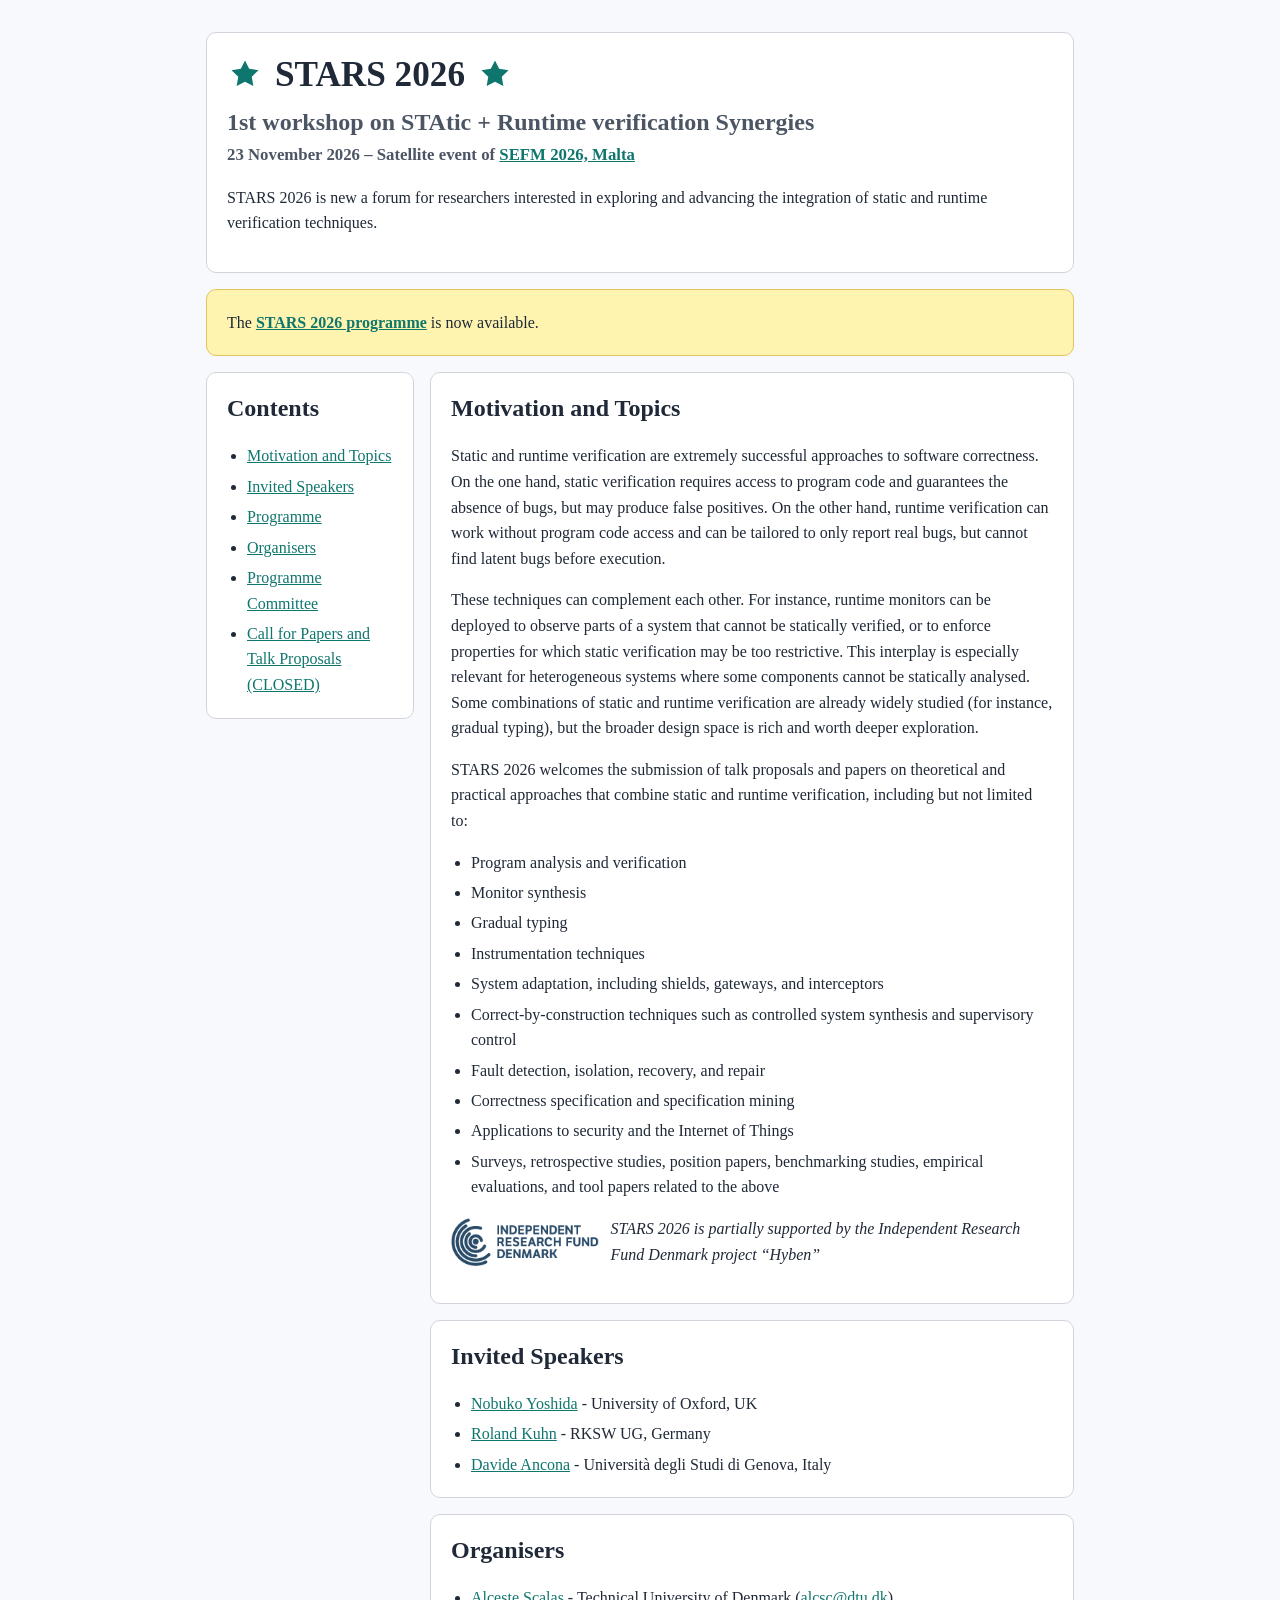
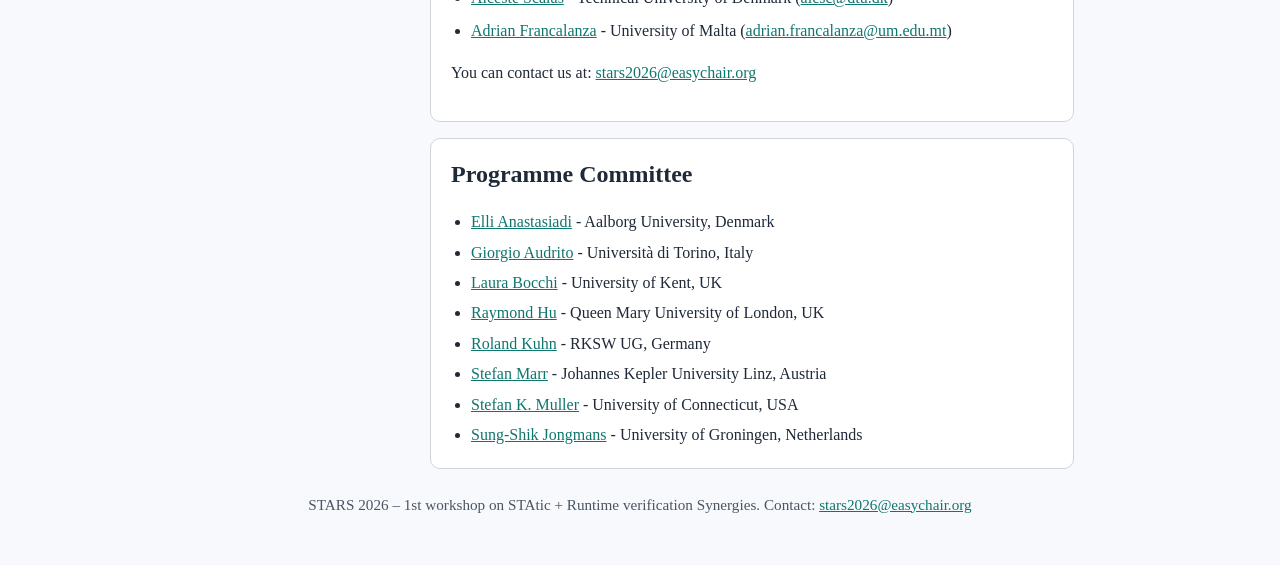
<file: index.html>
<!doctype html>
<html lang="en">
  <head>
    <meta charset="utf-8">
    <meta name="viewport" content="width=device-width, initial-scale=1">
    <link rel="icon" href="favicon.svg" type="image/svg+xml">
    <link rel="alternate icon" href="favicon.ico" type="image/x-icon">
    <link rel="stylesheet" href="style.css">
    <title>STARS Workshop</title>
  </head>
  <body>
    <main class="container">
      <header>
        <div class="title-row">
          <img class="title-icon" src="favicon.svg" alt="STARS logo">
          <h1>STARS 2026</h1>
          <img class="title-icon" src="favicon.svg" alt="STARS logo">
        </div>
        <p class="subtitle">1st workshop on STAtic + Runtime verification Synergies</p>
        <p class="date">23 November 2026 &ndash; Satellite event of
            <a href="https://sefm-conference.github.io/2026/">SEFM 2026, Malta</a></p>
        <p>
          STARS 2026 is new a forum for researchers interested in exploring and
          advancing the integration of static and runtime verification
          techniques.
        </p>
      </header>

      <section class="news-section" aria-labelledby="news">
        The <strong><a href="programme.html">STARS 2026 programme</a></strong> is now available.
      </section>

      <nav class="table-of-contents" aria-label="Table of contents">
        <h2>Contents</h2>
        <ul>
          <li><a href="#motivation-topics-title">Motivation and Topics</a></li>
          <li><a href="#invited-title">Invited Speakers</a></li>
          <li><a href="programme.html">Programme</a></li>
          <li><a href="#organisers-title">Organisers</a></li>
          <li><a href="#programme-committee-title">Programme Committee</a></li>
          <li><a href="cfp.html">Call for Papers and Talk Proposals (CLOSED)</a></li>
        </ul>
      </nav>

      <section aria-labelledby="motivation-topics-title">
        <h2 id="motivation-topics-title">Motivation and Topics</h2>
        <p>
          Static and runtime verification are extremely successful approaches to
          software correctness. On the one hand, static verification requires
          access to program code and guarantees the absence of bugs, but may
          produce false positives. On the other hand, runtime verification can
          work without program code access and can be tailored to only report
          real bugs, but cannot find latent bugs before execution.
        </p>
        <p>
          These techniques can complement each other. For instance, runtime
          monitors can be deployed to observe parts of a system that cannot be
          statically verified, or to enforce properties for which static
          verification may be too restrictive. This interplay is especially
          relevant for heterogeneous systems where some components cannot be
          statically analysed. Some combinations of static and runtime
          verification are already widely studied (for instance, gradual
          typing), but the broader design space is rich and worth deeper
          exploration.
        </p>
        <p>
          STARS 2026 welcomes the submission of talk proposals and papers on
          theoretical and practical approaches that combine static and runtime
          verification, including but not limited to:
        </p>
        <ul>
          <li>Program analysis and verification</li>
          <li>Monitor synthesis</li>
          <li>Gradual typing</li>
          <li>Instrumentation techniques</li>
          <li>System adaptation, including shields, gateways, and interceptors</li>
          <li>
            Correct-by-construction techniques such as controlled system synthesis
            and supervisory control
          </li>
          <li>Fault detection, isolation, recovery, and repair</li>
          <li>Correctness specification and specification mining</li>
          <li>Applications to security and the Internet of Things</li>
          <li>
            Surveys, retrospective studies, position papers, benchmarking studies,
            empirical evaluations, and tool papers related to the above
          </li>
        </ul>

        <p class="support-note"><img class="support-logo" src="images/dff.png" alt="Independent Research Fund Denmark">
          <span>STARS 2026 is partially supported by the
          Independent Research Fund Denmark project <em>&ldquo;Hyben&rdquo;</em></span></p>
      </section>

      <section aria-labelledby="invited-title">
        <h2 id="invited-title">Invited Speakers</h2>
        <ul>
          <li><a href="https://www.cs.ox.ac.uk/people/nobuko.yoshida/">Nobuko Yoshida</a> - University of Oxford, UK</li>
          <li><a href="https://rolandkuhn.com/">Roland Kuhn</a> - RKSW UG, Germany</li>
          <li><a href="https://person.dibris.unige.it/ancona-davide/">Davide Ancona</a> - Università degli Studi di Genova, Italy</li>
        </ul>
      </section>

      <section aria-labelledby="organisers-title">
        <h2 id="organisers-title">Organisers</h2>
        <ul class="organisers">
          <li>
            <a href="https://people.compute.dtu.dk/alcsc">Alceste Scalas</a> - Technical University of Denmark
            (<a href="mailto:alcsc@dtu.dk">alcsc@dtu.dk</a>)
          </li>
          <li>
            <a href="https://staff.um.edu.mt/afra1/">Adrian Francalanza</a> - University of Malta
            (<a href="mailto:adrian.francalanza@um.edu.mt">adrian.francalanza@um.edu.mt</a>)
          </li>
        </ul>

        <p>You can contact us at: <a href="mailto:stars2026@easychair.org">stars2026@easychair.org</a></p>
      </section>

      <section aria-labelledby="programme-committee-title">
        <h2 id="programme-committee-title">Programme Committee</h2>
        <ul class="programme-committee">
          <li><a href="https://l0e42.github.io/">Elli Anastasiadi</a> - Aalborg University, Denmark</li>
          <li><a href="https://laurea.informatica.unito.it/do/docenti.pl/Show?_id=gaudrito#tab-profilo">Giorgio Audrito</a> - Università di Torino, Italy</li>
          <li><a href="https://www.kent.ac.uk/school-of-computing/people/3119/bocchi-laura">Laura Bocchi</a> - University of Kent, UK</li>
          <li><a href="https://www.qmul.ac.uk/eecs/people/profiles/huraymond.html">Raymond Hu</a> - Queen Mary University of London, UK</li>
          <li><a href="https://rolandkuhn.com/">Roland Kuhn</a> - RKSW UG, Germany</li>
          <li><a href="https://stefan-marr.de/">Stefan Marr</a> - Johannes Kepler University Linz, Austria</li>
          <li><a href="https://smuller.github.io/">Stefan K. Muller</a> - University of Connecticut, USA</li>
          <li><a href="https://sungshik.github.io/">Sung-Shik Jongmans</a> - University of Groningen, Netherlands</li>
        </ul>
      </section>

      <footer>
        STARS 2026 &ndash; 1st workshop on STAtic + Runtime verification
        Synergies. Contact: <a href="mailto:stars2026@easychair.org">stars2026@easychair.org</a>
      </footer>
    </main>
  </body>
</html>
</file>
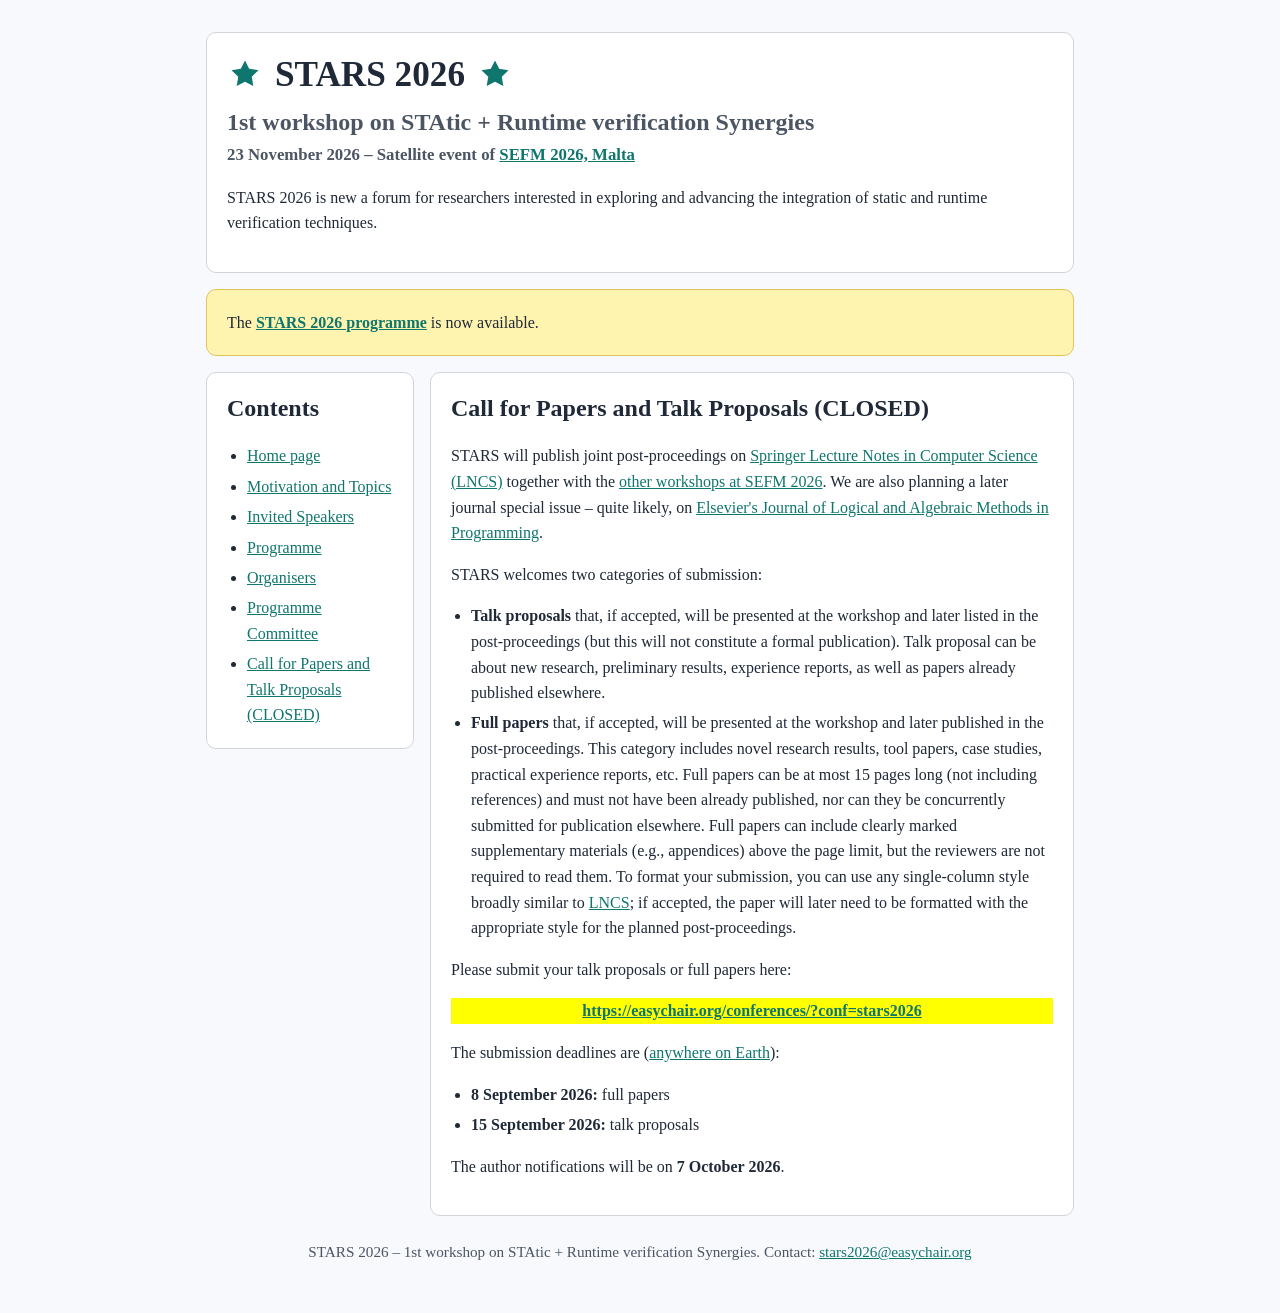
<file: cfp.html>
<!doctype html>
<html lang="en">
  <head>
    <meta charset="utf-8">
    <meta name="viewport" content="width=device-width, initial-scale=1">
    <link rel="icon" href="favicon.svg" type="image/svg+xml">
    <link rel="alternate icon" href="favicon.ico" type="image/x-icon">
    <link rel="stylesheet" href="style.css">
    <title>Call for Papers and Talk Proposals | STARS Workshop</title>
  </head>
  <body>
    <main class="container">
      <header>
        <div class="title-row">
          <img class="title-icon" src="favicon.svg" alt="STARS logo">
          <h1><a class="home-title" href="index.html">STARS 2026</a></h1>
          <img class="title-icon" src="favicon.svg" alt="STARS logo">
        </div>
        <p class="subtitle">1st workshop on STAtic + Runtime verification Synergies</p>
        <p class="date">23 November 2026 &ndash; Satellite event of
            <a href="https://sefm-conference.github.io/2026/">SEFM 2026, Malta</a></p>
        <p>
          STARS 2026 is new a forum for researchers interested in exploring and
          advancing the integration of static and runtime verification
          techniques.
        </p>
      </header>

      <section class="news-section" aria-labelledby="news">
        The <strong><a href="programme.html">STARS 2026 programme</a></strong> is now available.
      </section>

      <nav class="table-of-contents" aria-label="Table of contents">
        <h2>Contents</h2>
        <ul>
          <li><a href="index.html">Home page</a></li>
          <li><a href="index.html#motivation-topics-title">Motivation and Topics</a></li>
          <li><a href="index.html#invited-title">Invited Speakers</a></li>
          <li><a href="programme.html">Programme</a></li>
          <li><a href="index.html#organisers-title">Organisers</a></li>
          <li><a href="index.html#programme-committee-title">Programme Committee</a></li>
          <li><a href="#call-for-papers-title">Call for Papers and Talk Proposals (CLOSED)</a></li>
        </ul>
      </nav>

      <section aria-labelledby="call-for-papers-title">
        <h2 id="call-for-papers-title">Call for Papers and Talk Proposals (CLOSED)</h2>
        <p>
          STARS will publish joint post-proceedings on <a href="https://link.springer.com/series/0558">Springer Lecture Notes in Computer Science (LNCS)</a>
          together with the
          <a href="https://sefm-conference.github.io/2026/workshops/">other workshops at SEFM 2026</a>.
          We are also planning a later journal special issue
          &ndash; quite likely, on <a href="https://www.sciencedirect.com/journal/journal-of-logical-and-algebraic-methods-in-programming">Elsevier's Journal of Logical and Algebraic Methods in Programming</a>.
        </p>
        <p>
          STARS welcomes two categories of submission:
        </p>
        <ul>
          <li>
            <strong>Talk proposals</strong> that, if accepted, will be presented
            at the workshop and later listed in the post-proceedings (but this
            will not constitute a formal publication). Talk proposal can be
            about new research, preliminary results, experience reports, as well
            as papers already published elsewhere.
          </li>
          <li>
            <strong>Full papers</strong> that, if accepted, will be presented at
            the workshop and later published in the post-proceedings. This
            category includes novel research results, tool papers, case studies,
            practical experience reports, etc. Full papers can be at most 15
            pages long (not including references) and must not have been already
            published, nor can they be concurrently submitted for publication
            elsewhere. Full papers can include clearly marked supplementary
            materials (e.g., appendices) above the page limit, but the reviewers
            are not required to read them. To format your submission, you can
            use any single-column style broadly similar to
            <a href="https://www.springer.com/gp/computer-science/lncs/conference-proceedings-guidelines">LNCS</a>;
            if accepted, the paper will later need to be formatted with the
            appropriate style for the planned post-proceedings.
          </li>
        </ul>
        <p>
          Please submit your talk proposals or full papers here:
        </p>
        <p class="submission-link">
          <strong><a href="https://easychair.org/conferences/?conf=stars2026">https://easychair.org/conferences/?conf=stars2026</a></strong>
        </p>
        <p>The submission deadlines are (<a href="https://time.is/Anywhere_on_Earth">anywhere on Earth</a>):</p>
        <ul>
          <li><strong>8 September 2026:</strong> full papers</li>
          <li><strong>15 September 2026:</strong> talk proposals</li>
        </ul>
        <p>The author notifications will be on <strong>7 October 2026</strong>.</p>
      </section>

      <footer>
        STARS 2026 &ndash; 1st workshop on STAtic + Runtime verification
        Synergies. Contact: <a href="mailto:stars2026@easychair.org">stars2026@easychair.org</a>
      </footer>
    </main>
  </body>
</html>
</file>
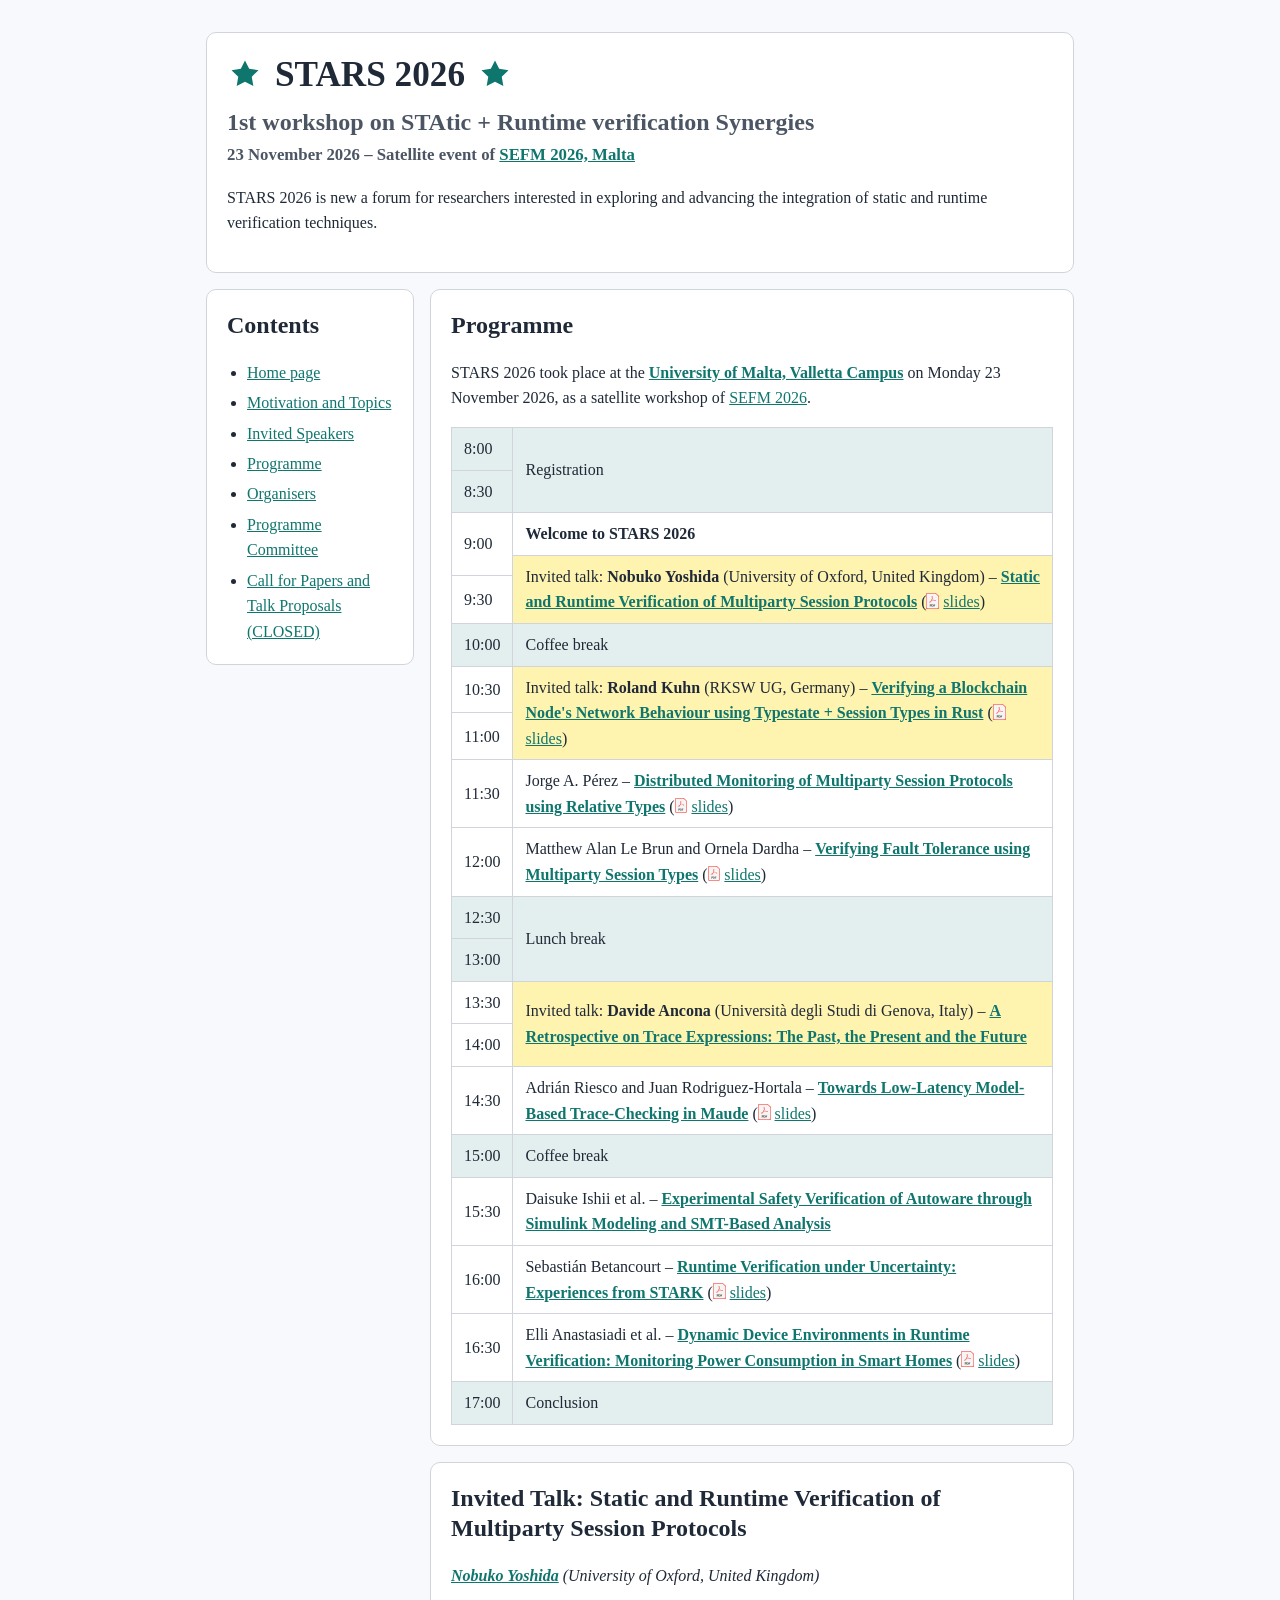
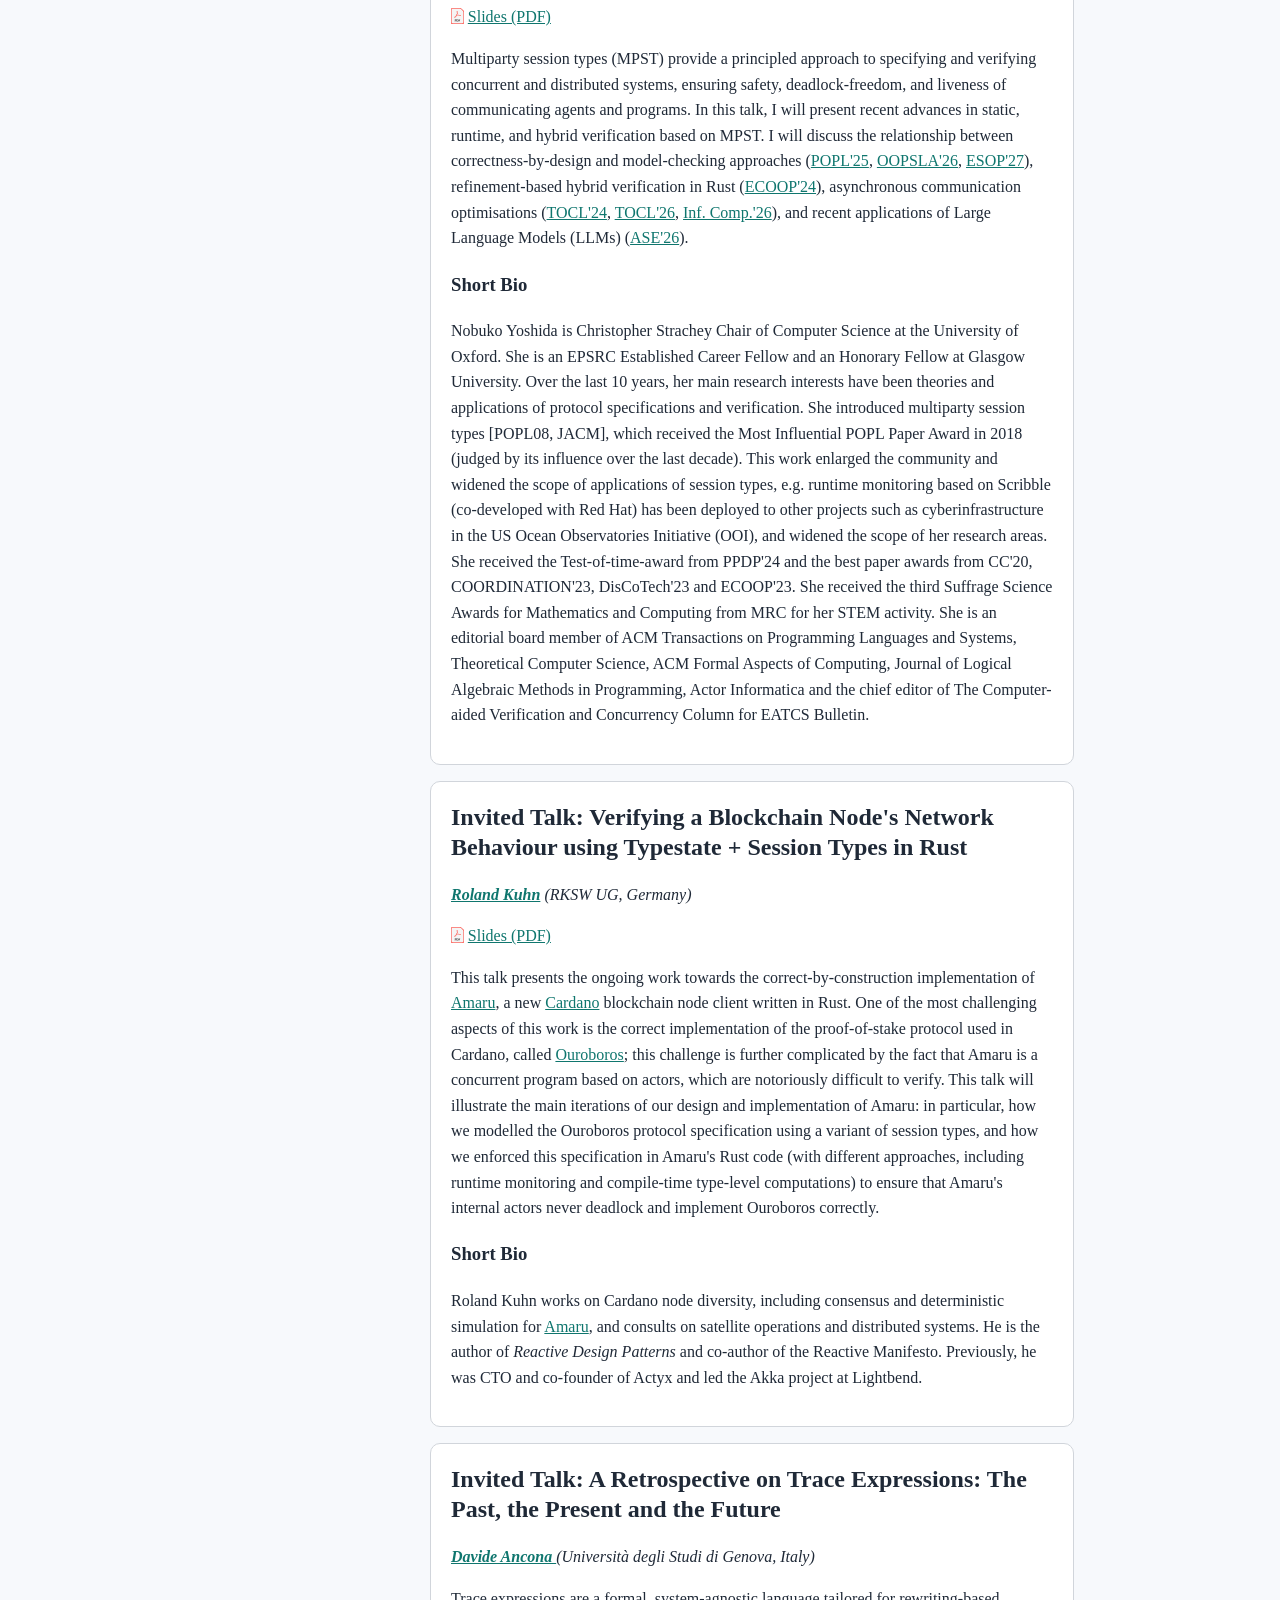
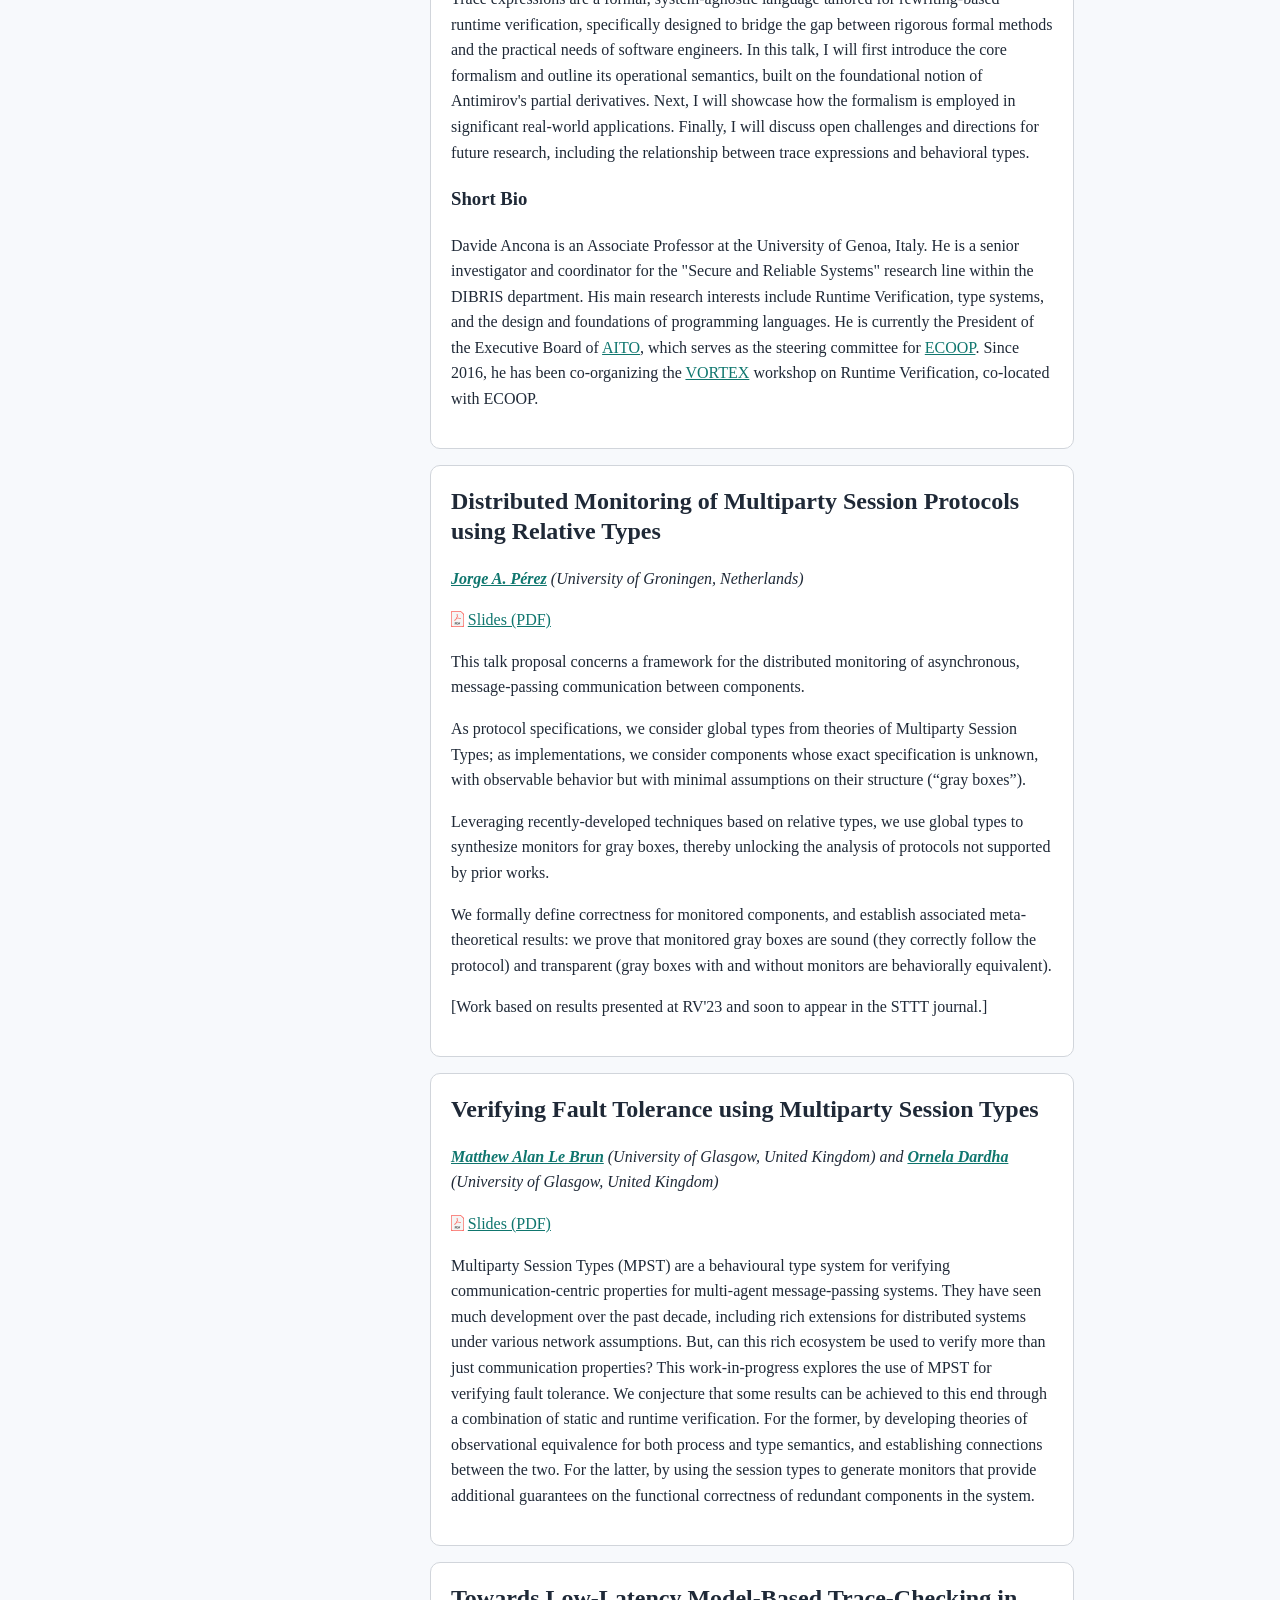
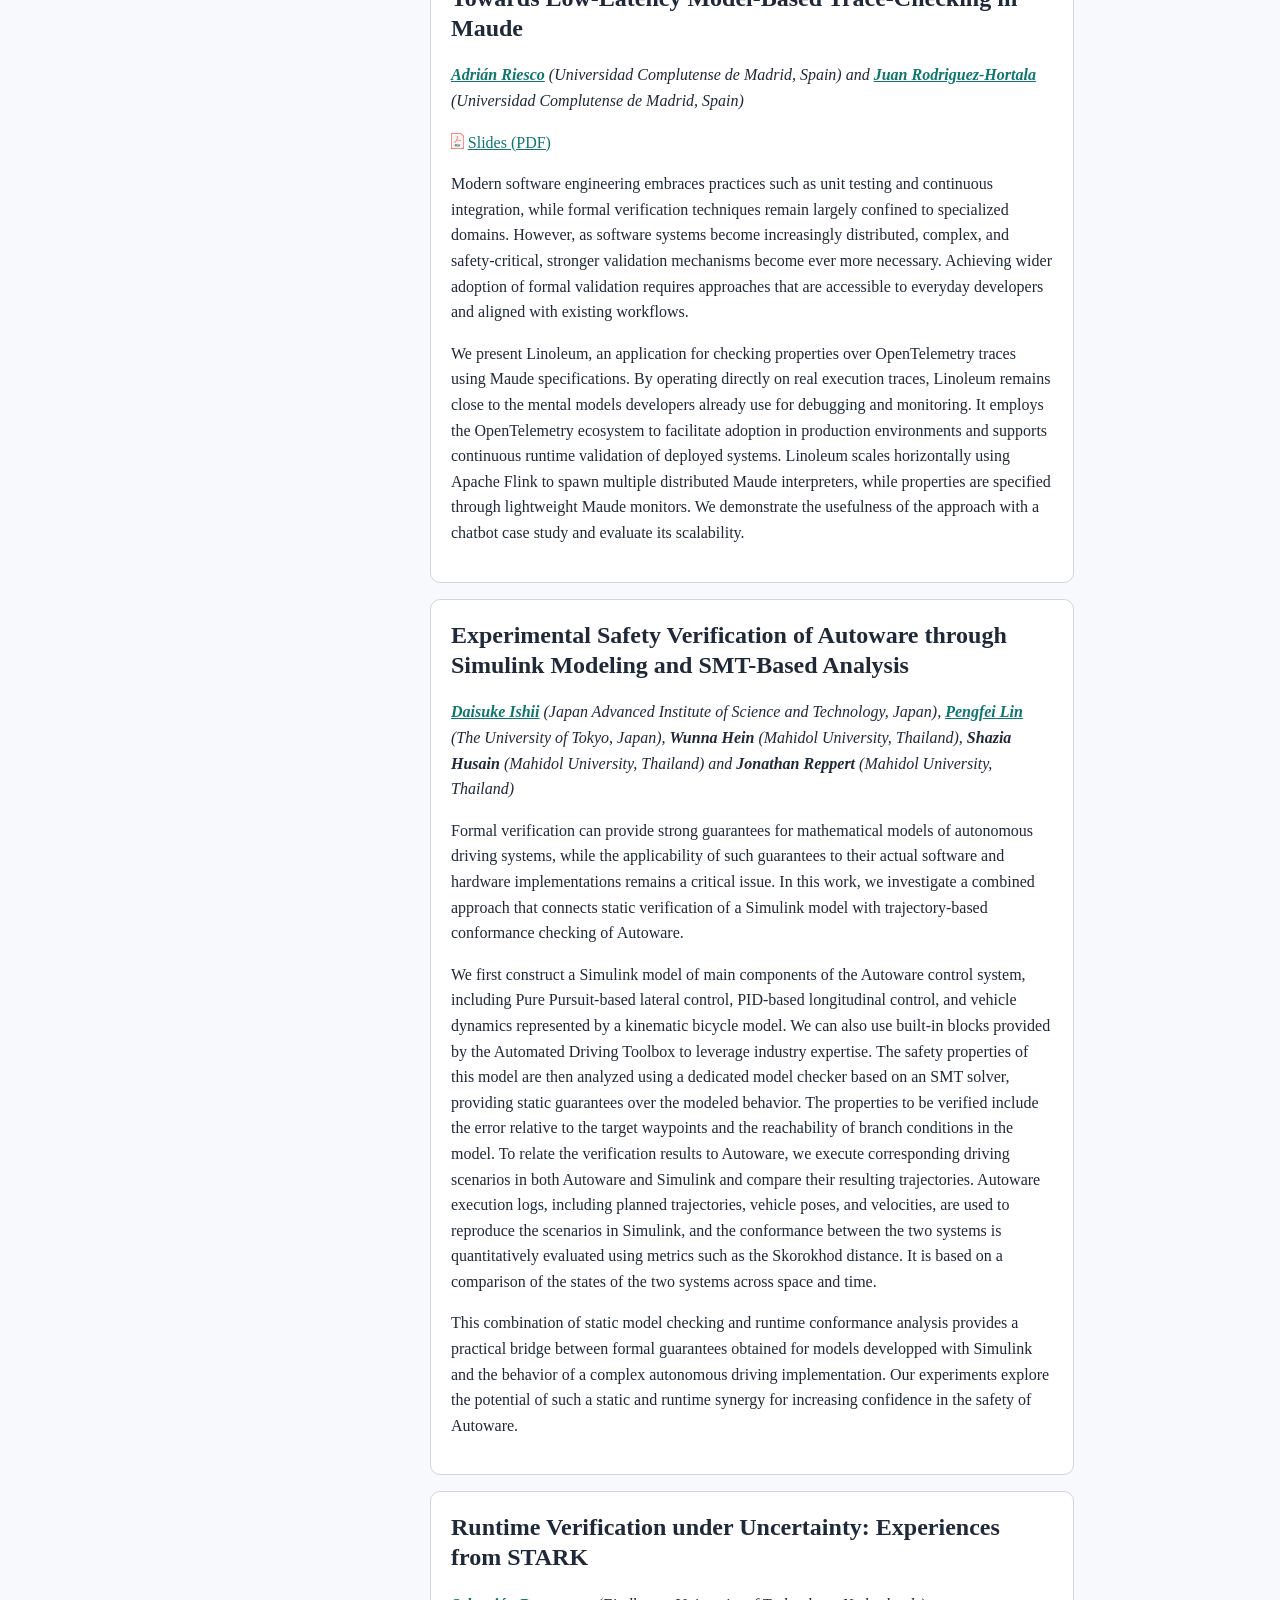
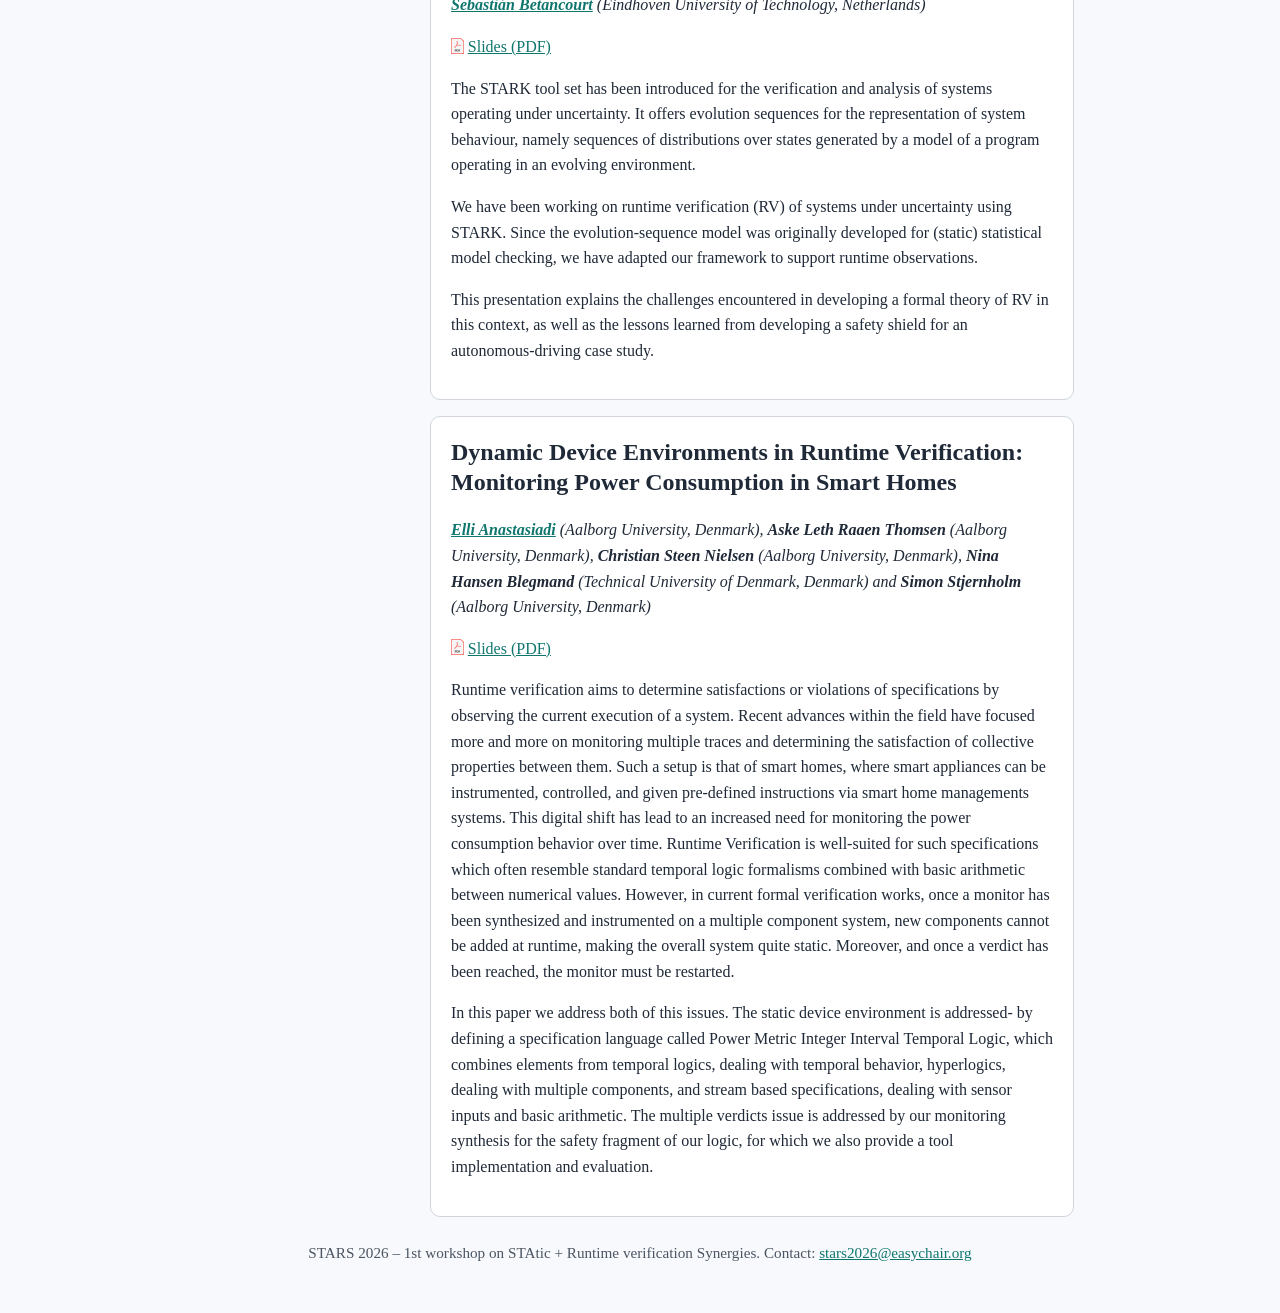
<file: programme.html>
<!doctype html>
<html lang="en">
  <head>
    <meta charset="utf-8">
    <meta name="viewport" content="width=device-width, initial-scale=1">
    <link rel="icon" href="favicon.svg" type="image/svg+xml">
    <link rel="alternate icon" href="favicon.ico" type="image/x-icon">
    <link rel="stylesheet" href="style.css">
    <title>Programme | STARS Workshop</title>
  </head>
  <body>
    <main class="container">
      <header>
        <div class="title-row">
          <img class="title-icon" src="favicon.svg" alt="STARS logo">
          <h1><a class="home-title" href="index.html">STARS 2026</a></h1>
          <img class="title-icon" src="favicon.svg" alt="STARS logo">
        </div>
        <p class="subtitle">1st workshop on STAtic + Runtime verification Synergies</p>
        <p class="date">
          23 November 2026 &ndash; Satellite event of
          <a href="https://sefm-conference.github.io/2026/">SEFM 2026, Malta</a>
        </p>
        <p>
          STARS 2026 is new a forum for researchers interested in exploring and
          advancing the integration of static and runtime verification
          techniques.
        </p>
      </header>

      <nav class="table-of-contents" aria-label="Table of contents">
        <h2>Contents</h2>
        <ul>
          <li><a href="index.html">Home page</a></li>
          <li>
            <a href="index.html#motivation-topics-title">Motivation and Topics</a>
          </li>
          <li><a href="index.html#invited-title">Invited Speakers</a></li>
          <li><a href="#programme-title">Programme</a></li>
          <li><a href="index.html#organisers-title">Organisers</a></li>
          <li>
            <a href="index.html#programme-committee-title">Programme Committee</a>
          </li>
          <li><a href="cfp.html">Call for Papers and Talk Proposals (CLOSED)</a></li>
        </ul>
      </nav>

      <section aria-labelledby="programme-title">
        <h2 id="programme-title">Programme</h2>

        <p>
          STARS 2026 took place at the
          <strong><a href="https://maps.app.goo.gl/4HAfyjqjeKBT62MGA">University of Malta, Valletta Campus</a></strong>
          on Monday 23 November 2026, as a satellite workshop of <a href="https://sefm-conference.github.io/2026/">SEFM 2026</a>.
        </p>

        <table class="schedule">
          <thead>
            <tr><th>Time</th><th>Session</th></tr>
          </thead>
          <tbody>
            <tr class="break"><td>8:00</td><td rowspan="2">Registration</td></tr>
            <tr class="break"><td>8:30</td></tr>
            <tr class="quarter-hour">
              <td rowspan="2">9:00</td>
              <td class="welcome">Welcome to STARS 2026</td>
            </tr>
            <tr class="quarter-hour">
              <td rowspan="3" class="invited">Invited talk: <strong>Nobuko Yoshida</strong> (University of Oxford, United Kingdom) &ndash; <a href="#talk-static-runtime-mpst">Static and Runtime Verification of Multiparty Session Protocols</a> (<a href="slides/yoshida.pdf">slides</a>)</td>
            </tr>
            <tr class="quarter-hour"><td rowspan="2">9:30</td></tr>
            <tr class="quarter-hour"></tr>
            <tr class="break"><td>10:00</td><td>Coffee break</td></tr>
            <tr>
              <td>10:30</td>
              <td rowspan="2" class="invited">Invited talk: <strong>Roland Kuhn</strong> (RKSW UG, Germany) &ndash; <a href="#talk-blockchain-network">Verifying a Blockchain Node's Network Behaviour using Typestate + Session Types in Rust</a> (<a href="slides/kuhn.pdf">slides</a>)</td>
            </tr>
            <tr><td>11:00</td></tr>
            <tr>
              <td>11:30</td>
              <td>Jorge A. Pérez &ndash; <a href="#talk-multiparty-monitoring">Distributed Monitoring of Multiparty Session Protocols using Relative Types</a> (<a href="slides/perez.pdf">slides</a>)</td>
            </tr>
            <tr>
              <td>12:00</td>
              <td>Matthew Alan Le Brun and Ornela Dardha &ndash; <a href="#talk-fault-tolerance">Verifying Fault Tolerance using Multiparty Session Types</a> (<a href="slides/le-brun.pdf">slides</a>)</td>
            </tr>
            <tr class="break">
              <td>12:30</td>
              <td rowspan="2">Lunch break</td>
            </tr>
            <tr class="break"><td>13:00</td></tr>
            <tr>
              <td>13:30</td>
              <td rowspan="2" class="invited">Invited talk: <strong>Davide Ancona</strong> (Università degli Studi di Genova, Italy) &ndash; <a href="#talk-retrospective-trace-expressions">A Retrospective on Trace Expressions: The Past, the Present and the Future</a></td>
            </tr>
            <tr><td>14:00</td></tr>
            <tr>
              <td>14:30</td>
              <td>Adrián Riesco and Juan Rodriguez-Hortala &ndash; <a href="#talk-low-latency-tracing">Towards Low-Latency Model-Based Trace-Checking in Maude</a> (<a href="slides/riesco.pdf">slides</a>)</td>
            </tr>
            <tr class="break"><td>15:00</td><td>Coffee break</td></tr>
            <tr>
              <td>15:30</td>
              <td>Daisuke Ishii et al. &ndash; <a href="#talk-autoware-safety">Experimental Safety Verification of Autoware through Simulink Modeling and SMT-Based Analysis</a></td>
            </tr>
            <tr>
              <td>16:00</td>
              <td>Sebastián Betancourt &ndash; <a href="#talk-runtime-uncertainty">Runtime Verification under Uncertainty: Experiences from STARK</a> (<a href="slides/betancourt.pdf">slides</a>)</td>
            </tr>
            <tr>
              <td>16:30</td>
              <td>Elli Anastasiadi et al. &ndash; <a href="#talk-smart-home-monitoring">Dynamic Device Environments in Runtime Verification: Monitoring Power Consumption in Smart Homes</a> (<a href="slides/nielsen-thomsen.pdf">slides</a>)</td>
            </tr>
            <tr class="conclusion"><td>17:00</td><td>Conclusion</td></tr>
          </tbody>
        </table>
      </section>

      <section aria-labelledby="talk-static-runtime-mpst">
        <h2 id="talk-static-runtime-mpst">
          Invited Talk: Static and Runtime Verification of Multiparty Session
          Protocols
        </h2>
        <p class="authors">
          <strong><a href="https://mrg.cs.ox.ac.uk/">Nobuko Yoshida</a></strong>
          (University of Oxford, United Kingdom)
        </p>
        <p><a href="slides/yoshida.pdf">Slides (PDF)</a></p>
        <p>
          Multiparty session types (MPST) provide a principled approach to
          specifying and verifying concurrent and distributed systems,
          ensuring safety, deadlock-freedom, and liveness of communicating agents
          and programs. In this talk, I will present recent advances in static,
          runtime, and hybrid verification based on MPST. I will discuss the
          relationship between correctness-by-design and model-checking
          approaches (<a href="https://doi.org/10.1145/3704872">POPL'25</a>,
          <a href="https://dl.acm.org/doi/10.1145/3839538">OOPSLA'26</a>,
          <a href="https://mrg.cs.ox.ac.uk/publications/mixed-choice-multiparty-session-types-precisely/">ESOP'27</a>),
          refinement-based hybrid verification in Rust
          (<a href="https://doi.org/10.4230/LIPIcs.ECOOP.2024.41">ECOOP'24</a>),
          asynchronous communication optimisations
          (<a href="https://dl.acm.org/doi/10.1145/3568422">TOCL'24</a>,
          <a href="https://doi.org/10.1145/3815176">TOCL'26</a>,
          <a href="https://www.sciencedirect.com/science/article/pii/S0890540126000982">Inf. Comp.'26</a>),
          and recent applications of Large Language Models (LLMs)
          (<a href="https://doi.org/10.1145/3832783.3837469">ASE'26</a>).
        </p>
        <h3>Short Bio</h3>
        <p>
          Nobuko Yoshida is Christopher Strachey Chair of Computer Science at
          the University of Oxford. She is an EPSRC Established Career Fellow
          and an Honorary Fellow at Glasgow University. Over the last 10 years,
          her main research interests have been theories and applications of
          protocol specifications and verification. She introduced multiparty
          session types [POPL08, JACM], which received the Most Influential POPL
          Paper Award in 2018 (judged by its influence over the last decade).
          This work enlarged the community and widened the scope of applications
          of session types, e.g. runtime monitoring based on Scribble
          (co-developed with Red Hat) has been deployed to other projects such
          as cyberinfrastructure in the US Ocean Observatories Initiative (OOI),
          and widened the scope of her research areas. She received the
          Test-of-time-award from PPDP'24 and the best paper awards from CC'20,
          COORDINATION'23, DisCoTech'23 and ECOOP'23. She received the third
          Suffrage Science Awards for Mathematics and Computing from MRC for her
          STEM activity. She is an editorial board member of ACM Transactions
          on Programming Languages and Systems, Theoretical Computer Science,
          ACM Formal Aspects of Computing, Journal of Logical Algebraic Methods
          in Programming, Actor Informatica and the chief editor of The
          Computer-aided Verification and Concurrency Column for EATCS Bulletin.
        </p>
      </section>

      <section aria-labelledby="talk-blockchain-network">
        <h2 id="talk-blockchain-network">
          Invited Talk: Verifying a Blockchain Node's Network Behaviour using Typestate +
          Session Types in Rust
        </h2>
        <p class="authors">
          <strong><a href="https://rolandkuhn.com/">Roland Kuhn</a></strong>
          (RKSW UG, Germany)
        </p>
        <p><a href="slides/kuhn.pdf">Slides (PDF)</a></p>
        <p>
          This talk presents the ongoing work towards the
          correct-by-construction implementation of
          <a href="https://github.com/pragma-org/amaru">Amaru</a>, a new
          <a href="https://cardano.org/">Cardano</a> blockchain node client
          written in Rust. One of the most challenging aspects of this work is
          the correct implementation of the proof-of-stake protocol used in
          Cardano, called
          <a href="https://cardano.org/ouroboros/">Ouroboros</a>; this challenge
          is further complicated by the fact that Amaru is a concurrent program
          based on actors, which are notoriously difficult to verify. This talk
          will illustrate the main iterations of our design and implementation
          of Amaru: in particular, how we modelled the Ouroboros protocol
          specification using a variant of session types, and how we enforced
          this specification in Amaru's Rust code (with different approaches,
          including runtime monitoring and compile-time type-level computations)
          to ensure that Amaru's internal actors never deadlock and implement
          Ouroboros correctly.
        </p>
        <h3>Short Bio</h3>
        <p>
          Roland Kuhn works on Cardano node diversity, including consensus and
          deterministic simulation for <a href="https://amaru.global/">Amaru</a>,
          and consults on satellite operations and distributed systems. He is
          the author of <em>Reactive Design Patterns</em> and co-author of the
          Reactive Manifesto. Previously, he was CTO and co-founder of Actyx and
          led the Akka project at Lightbend.
        </p>
      </section>

      <section aria-labelledby="talk-retrospective-trace-expressions">
        <h2 id="talk-retrospective-trace-expressions">
          Invited Talk: A Retrospective on Trace Expressions: The Past, the
          Present and the Future
        </h2>
        <p class="authors">
          <strong>
            <a href="https://person.dibris.unige.it/ancona-davide/">
              Davide Ancona
            </a>
          </strong>
          (Università degli Studi di Genova, Italy)
        </p>
        <p>
          Trace expressions are a formal, system-agnostic language tailored for
          rewriting-based runtime verification, specifically designed to bridge
          the gap between rigorous formal methods and the practical needs of
          software engineers. In this talk, I will first introduce the core
          formalism and outline its operational semantics, built on the
          foundational notion of Antimirov's partial derivatives. Next, I will
          showcase how the formalism is employed in significant real-world
          applications. Finally, I will discuss open challenges and directions
          for future research, including the relationship between trace
          expressions and behavioral types.
        </p>
        <h3>Short Bio</h3>
        <p>
          Davide Ancona is an Associate Professor at the University of Genoa,
          Italy. He is a senior investigator and coordinator for the "Secure and
          Reliable Systems" research line within the DIBRIS department. His main
          research interests include Runtime Verification, type systems, and the
          design and foundations of programming languages. He is currently the
          President of the Executive Board of
          <a href="https://sites.google.com/aito.org/home">AITO</a>, which serves
          as the steering committee for
          <a href="https://sites.google.com/aito.org/home/ecoop">ECOOP</a>. Since
          2016, he has been co-organizing the
          <a href="https://conf.researchr.org/series/vortex">VORTEX</a> workshop
          on Runtime Verification, co-located with ECOOP.
        </p>
      </section>

      <section aria-labelledby="talk-multiparty-monitoring">
        <h2 id="talk-multiparty-monitoring">
          Distributed Monitoring of Multiparty Session Protocols using Relative
          Types
        </h2>
        <p class="authors">
          <strong><a href="https://jperez.nl/">Jorge A. Pérez</a></strong>
          (University of Groningen, Netherlands)
        </p>
        <p><a href="slides/perez.pdf">Slides (PDF)</a></p>

        <p>
          This talk proposal concerns a framework for the distributed monitoring
          of asynchronous, message-passing communication between components.
        </p>
        <p>
          As protocol specifications, we consider global types from theories of
          Multiparty Session Types; as implementations, we consider components
          whose exact specification is unknown, with observable behavior but
          with minimal assumptions on their structure (“gray boxes”).
        </p>
        <p>
          Leveraging recently-developed techniques based on relative types, we
          use global types to synthesize monitors for gray boxes, thereby
          unlocking the analysis of protocols not supported by prior works.
        </p>
        <p>
          We formally define correctness for monitored components, and establish
          associated meta-theoretical results: we prove that monitored gray
          boxes are sound (they correctly follow the protocol) and transparent
          (gray boxes with and without monitors are behaviorally equivalent).
        </p>
        <p>
          [Work based on results presented at RV'23 and soon to appear in the
          STTT journal.]
        </p>
      </section>

      <section aria-labelledby="talk-fault-tolerance">
        <h2 id="talk-fault-tolerance">
          Verifying Fault Tolerance using Multiparty Session Types
        </h2>
        <p class="authors">
          <strong><a href="https://matthewalanlebrun.github.io/">Matthew Alan Le Brun</a></strong> (University of Glasgow,
          United Kingdom) and
          <strong><a href="https://www.dcs.gla.ac.uk/~ornela/">Ornela Dardha</a></strong>
          (University of Glasgow, United Kingdom)
        </p>
        <p><a href="slides/le-brun.pdf">Slides (PDF)</a></p>

        <p>
          Multiparty Session Types (MPST) are a behavioural type system for
          verifying communication-centric properties for multi-agent
          message-passing systems. They have seen much development over the past
          decade, including rich extensions for distributed systems under
          various network assumptions. But, can this rich ecosystem be used to
          verify more than just communication properties? This work-in-progress
          explores the use of MPST for verifying fault tolerance. We conjecture
          that some results can be achieved to this end through a combination of
          static and runtime verification. For the former, by developing
          theories of observational equivalence for both process and type
          semantics, and establishing connections between the two. For the
          latter, by using the session types to generate monitors that provide
          additional guarantees on the functional correctness of redundant
          components in the system.
        </p>
      </section>

      <section aria-labelledby="talk-low-latency-tracing">
        <h2 id="talk-low-latency-tracing">
          Towards Low-Latency Model-Based Trace-Checking in Maude
        </h2>
        <p class="authors">
          <strong>
            <a href="https://produccioncientifica.ucm.es/investigadores/145108/colaboracion/investigador/1211848">Adrián Riesco</a>
          </strong>
          (Universidad Complutense de Madrid, Spain) and
          <strong>
            <a href="https://produccioncientifica.ucm.es/investigadores/187322/publicaciones">Juan Rodriguez-Hortala</a>
          </strong>
          (Universidad Complutense de Madrid, Spain)
        </p>
        <p><a href="slides/riesco.pdf">Slides (PDF)</a></p>

        <p>
          Modern software engineering embraces practices such as unit testing and
          continuous integration, while formal verification techniques remain
          largely confined to specialized domains. However, as software systems
          become increasingly distributed, complex, and safety-critical,
          stronger validation mechanisms become ever more necessary. Achieving
          wider adoption of formal validation requires approaches that are
          accessible to everyday developers and aligned with existing workflows.
        </p>
        <p>
          We present Linoleum, an application for checking properties over
          OpenTelemetry traces using Maude specifications. By operating directly
          on real execution traces, Linoleum remains close to the mental models
          developers already use for debugging and monitoring. It employs the
          OpenTelemetry ecosystem to facilitate adoption in production
          environments and supports continuous runtime validation of deployed
          systems. Linoleum scales horizontally using Apache Flink to spawn
          multiple distributed Maude interpreters, while properties are
          specified through lightweight Maude monitors. We demonstrate the
          usefulness of the approach with a chatbot case study and evaluate its
          scalability.
        </p>
      </section>

      <section aria-labelledby="talk-autoware-safety">
        <h2 id="talk-autoware-safety">
          Experimental Safety Verification of Autoware through Simulink Modeling
          and SMT-Based Analysis
        </h2>
        <p class="authors">
          <strong><a href="https://fp.jaist.ac.jp/public/Default2.aspx?id=715&amp;l=1">Daisuke Ishii</a></strong>
          (Japan Advanced Institute of Science and Technology, Japan),
          <strong><a href="https://tlab.hongo.wide.ad.jp/People/pengfei-lin/">Pengfei Lin</a></strong>
          (The University of Tokyo, Japan), <strong>Wunna Hein</strong> (Mahidol
          University, Thailand), <strong>Shazia Husain</strong> (Mahidol University,
          Thailand) and <strong>Jonathan Reppert</strong> (Mahidol University, Thailand)
        </p>

        <p>
          Formal verification can provide strong guarantees for mathematical
          models of autonomous driving systems, while the applicability of such
          guarantees to their actual software and hardware implementations
          remains a critical issue. In this work, we investigate a combined
          approach that connects static verification of a Simulink model with
          trajectory-based conformance checking of Autoware.
        </p>
        <p>
          We first construct a Simulink model of main components of the Autoware
          control system, including Pure Pursuit-based lateral control,
          PID-based longitudinal control, and vehicle dynamics represented by a
          kinematic bicycle model. We can also use built-in blocks provided by
          the Automated Driving Toolbox to leverage industry expertise. The
          safety properties of this model are then analyzed using a dedicated
          model checker based on an SMT solver, providing static guarantees over
          the modeled behavior. The properties to be verified include the error
          relative to the target waypoints and the reachability of branch
          conditions in the model. To relate the verification results to
          Autoware, we execute corresponding driving scenarios in both Autoware
          and Simulink and compare their resulting trajectories. Autoware
          execution logs, including planned trajectories, vehicle poses, and
          velocities, are used to reproduce the scenarios in Simulink, and the
          conformance between the two systems is quantitatively evaluated using
          metrics such as the Skorokhod distance. It is based on a comparison of
          the states of the two systems across space and time.
        </p>
        <p>
          This combination of static model checking and runtime conformance
          analysis provides a practical bridge between formal guarantees
          obtained for models developped with Simulink and the behavior of a
          complex autonomous driving implementation. Our experiments explore the
          potential of such a static and runtime synergy for increasing
          confidence in the safety of Autoware.
        </p>
      </section>

      <section aria-labelledby="talk-runtime-uncertainty">
        <h2 id="talk-runtime-uncertainty">
          Runtime Verification under Uncertainty: Experiences from STARK
        </h2>
        <p class="authors">
          <strong>
            <a href="https://sites.google.com/view/joanbetancourt">Sebastián Betancourt</a>
          </strong>
          (Eindhoven University of Technology, Netherlands)
        </p>
        <p><a href="slides/betancourt.pdf">Slides (PDF)</a></p>

        <p>
          The STARK tool set has been introduced for the verification and
          analysis of systems operating under uncertainty. It offers evolution
          sequences for the representation of system behaviour, namely
          sequences of distributions over states generated by a model of a
          program operating in an evolving environment.
        </p>
        <p>
          We have been working on runtime verification (RV) of systems under
          uncertainty using STARK. Since the evolution-sequence model was
          originally developed for (static) statistical model checking, we have
          adapted our framework to support runtime observations.
        </p>
        <p>
          This presentation explains the challenges encountered in developing a
          formal theory of RV in this context, as well as the lessons learned
          from developing a safety shield for an autonomous-driving case study.
        </p>
      </section>

      <section aria-labelledby="talk-smart-home-monitoring">
        <h2 id="talk-smart-home-monitoring">
          Dynamic Device Environments in Runtime Verification: Monitoring Power
          Consumption in Smart Homes
        </h2>
        <p class="authors">
          <strong><a href="https://l0e42.github.io/">Elli Anastasiadi</a></strong>
          (Aalborg University, Denmark), <strong>Aske Leth Raaen Thomsen</strong>
          (Aalborg University, Denmark), <strong>Christian Steen Nielsen</strong>
          (Aalborg University, Denmark), <strong>Nina Hansen Blegmand</strong>
          (Technical University of Denmark, Denmark) and
          <strong>Simon Stjernholm</strong> (Aalborg University, Denmark)
        </p>
        <p><a href="slides/nielsen-thomsen.pdf">Slides (PDF)</a></p>

        <p>
          Runtime verification aims to determine satisfactions or violations of
          specifications by observing the current execution of a system. Recent
          advances within the field have focused more and more on monitoring
          multiple traces and determining the satisfaction of collective
          properties between them. Such a setup is that of smart homes, where
          smart appliances can be instrumented, controlled, and given pre-defined
          instructions via smart home managements systems. This digital shift has
          lead to an increased need for monitoring the power consumption behavior
          over time. Runtime Verification is well-suited for such specifications
          which often resemble standard temporal logic formalisms combined with
          basic arithmetic between numerical values. However, in current formal
          verification works, once a monitor has been synthesized and
          instrumented on a multiple component system, new components cannot be
          added at runtime, making the overall system quite static. Moreover,
          and once a verdict has been reached, the monitor must be restarted.
        </p>
        <p>
          In this paper we address both of this issues. The static device
          environment is addressed- by defining a specification language called
          Power Metric Integer Interval Temporal Logic, which combines elements
          from temporal logics, dealing with temporal behavior, hyperlogics,
          dealing with multiple components, and stream based specifications,
          dealing with sensor inputs and basic arithmetic. The multiple verdicts
          issue is addressed by our monitoring synthesis for the safety fragment
          of our logic, for which we also provide a tool implementation and
          evaluation.
        </p>
      </section>

      <footer>
        STARS 2026 &ndash; 1st workshop on STAtic + Runtime verification
        Synergies. Contact: <a href="mailto:stars2026@easychair.org">stars2026@easychair.org</a>
      </footer>
    </main>
  </body>
</html>
</file>
<file: style.css>
:root {
  --bg: #f7f9fc;
  --surface: #ffffff;
  --text: #1f2937;
  --muted: #4b5563;
  --accent: #0f766e;
  --border: #d1d5db;
}

* {
  box-sizing: border-box;
}

body {
  margin: 0;
  font-family: "Georgia", "Times New Roman", serif;
  line-height: 1.6;
  color: var(--text);
  background: var(--bg);
}

.container {
  display: grid;
  grid-template-columns: minmax(0, 13rem) minmax(0, 1fr);
  column-gap: 1rem;
  align-items: start;
  max-width: 900px;
  margin: 0 auto;
  padding: 2rem 1rem 3rem;
}

header,
footer {
  grid-column: 1 / -1;
}

.table-of-contents {
  grid-column: 1;
}

section {
  grid-column: 2;
}

header,
section,
.table-of-contents {
  background: var(--surface);
  border: 1px solid var(--border);
  border-radius: 10px;
  padding: 1.25rem;
  margin-bottom: 1rem;
}

h1,
h2 {
  margin-top: 0;
  line-height: 1.25;
}

h1 {
  margin-bottom: 0.4rem;
  font-size: clamp(1.7rem, 2.8vw, 2.2rem);
}

.title-row {
  display: flex;
  align-items: center;
  gap: 0.75rem;
  margin-bottom: 0.4rem;
}

.title-row h1 {
  margin: 0;
}

.home-title {
  color: inherit;
  text-decoration: none;
}

.home-title:hover {
  text-decoration: underline;
  text-underline-offset: 0.1em;
}

.home-title:focus-visible {
  outline: 2px solid var(--accent);
  outline-offset: 3px;
}

.title-icon {
  width: 2.25rem;
  height: 2.25rem;
  flex: 0 0 auto;
}

.subtitle {
  margin: 0;
  color: var(--muted);
  font-size: 1.5rem;
  font-weight: bold;
}

.date {
  margin: 0;
  color: var(--muted);
  font-size: 1.05rem;
  font-weight: bold;
}

ul {
  margin: 0.5rem 0 0;
  padding-left: 1.25rem;
}

li + li {
  margin-top: 0.3rem;
}

.organisers li {
  margin-top: 0.45rem;
}

a {
  color: var(--accent);
}

/* Public-domain PDF icon: https://commons.wikimedia.org/wiki/File:PDF_file_icon.svg */
a[href^="slides/"][href$=".pdf"]::before {
  content: "";
  display: inline-block;
  width: 0.8em;
  height: 1em;
  margin-right: 0.25em;
  vertical-align: -0.1em;
  background: url("images/pdf-file-icon.svg") center / contain no-repeat;
}

.support-note {
  display: flex;
  align-items: center;
  font-style: italic;
}

.support-logo {
  height: 3rem;
  width: auto;
  margin-right: 0.75rem;
  flex: 0 0 auto;
}

.support-note span {
  flex: 1 1 auto;
}

.news-section {
  grid-column: 1 / -1;
  background: #fff3b0;
  border-color: #e2c45e;
}

.authors {
  font-style: italic;
}

.submission-link {
  text-align: center;
  background-color: yellow;
}

footer {
  color: var(--muted);
  font-size: 0.95rem;
  text-align: center;
  margin-top: 0.5rem;
}

@media (min-width: 701px) {
  .table-of-contents {
    position: sticky;
    top: 1rem;
  }
}

@media (max-width: 700px) {
  .container {
    grid-template-columns: minmax(0, 1fr);
  }

  .table-of-contents,
  section {
    grid-column: 1;
  }
}
.schedule {
  border-collapse: collapse;
  width: 100%;
}

.schedule th,
.schedule td {
  border: 1px solid var(--border);
  padding: 0.5rem 0.75rem;
  text-align: left;
  vertical-align: middle;
}

.schedule .opening-grid {
  display: grid;
  grid-template-columns: 53px minmax(0, 1fr);
  grid-template-rows: repeat(4, 1fr);
}

.schedule .opening-grid > div {
  padding: 0.5rem 0.75rem;
  border-left: 1px solid var(--border);
}

.schedule .opening-grid > div:nth-child(even) {
  border-left: 1px solid var(--border);
}

.schedule .opening-grid .opening-time:first-child {
  grid-row: 1 / 3;
}

.schedule .break td,
.schedule .conclusion td {
  background: color-mix(in srgb, var(--accent) 12%, white);
}

.schedule td.welcome {
  font-weight: bold;
}

.schedule td.invited {
  grid-row: 2 / 5;
  background: #fff3b0;
}

.schedule a {
  font-weight: bold;
}

.schedule a[href^="slides/"][href$=".pdf"] {
  font-weight: normal;
}

.schedule thead {
  position: absolute;
  width: 1px;
  height: 1px;
  overflow: hidden;
  clip-path: inset(50%);
}

.schedule tr.quarter-hour {
  height: 1.25rem;
}
</file>
